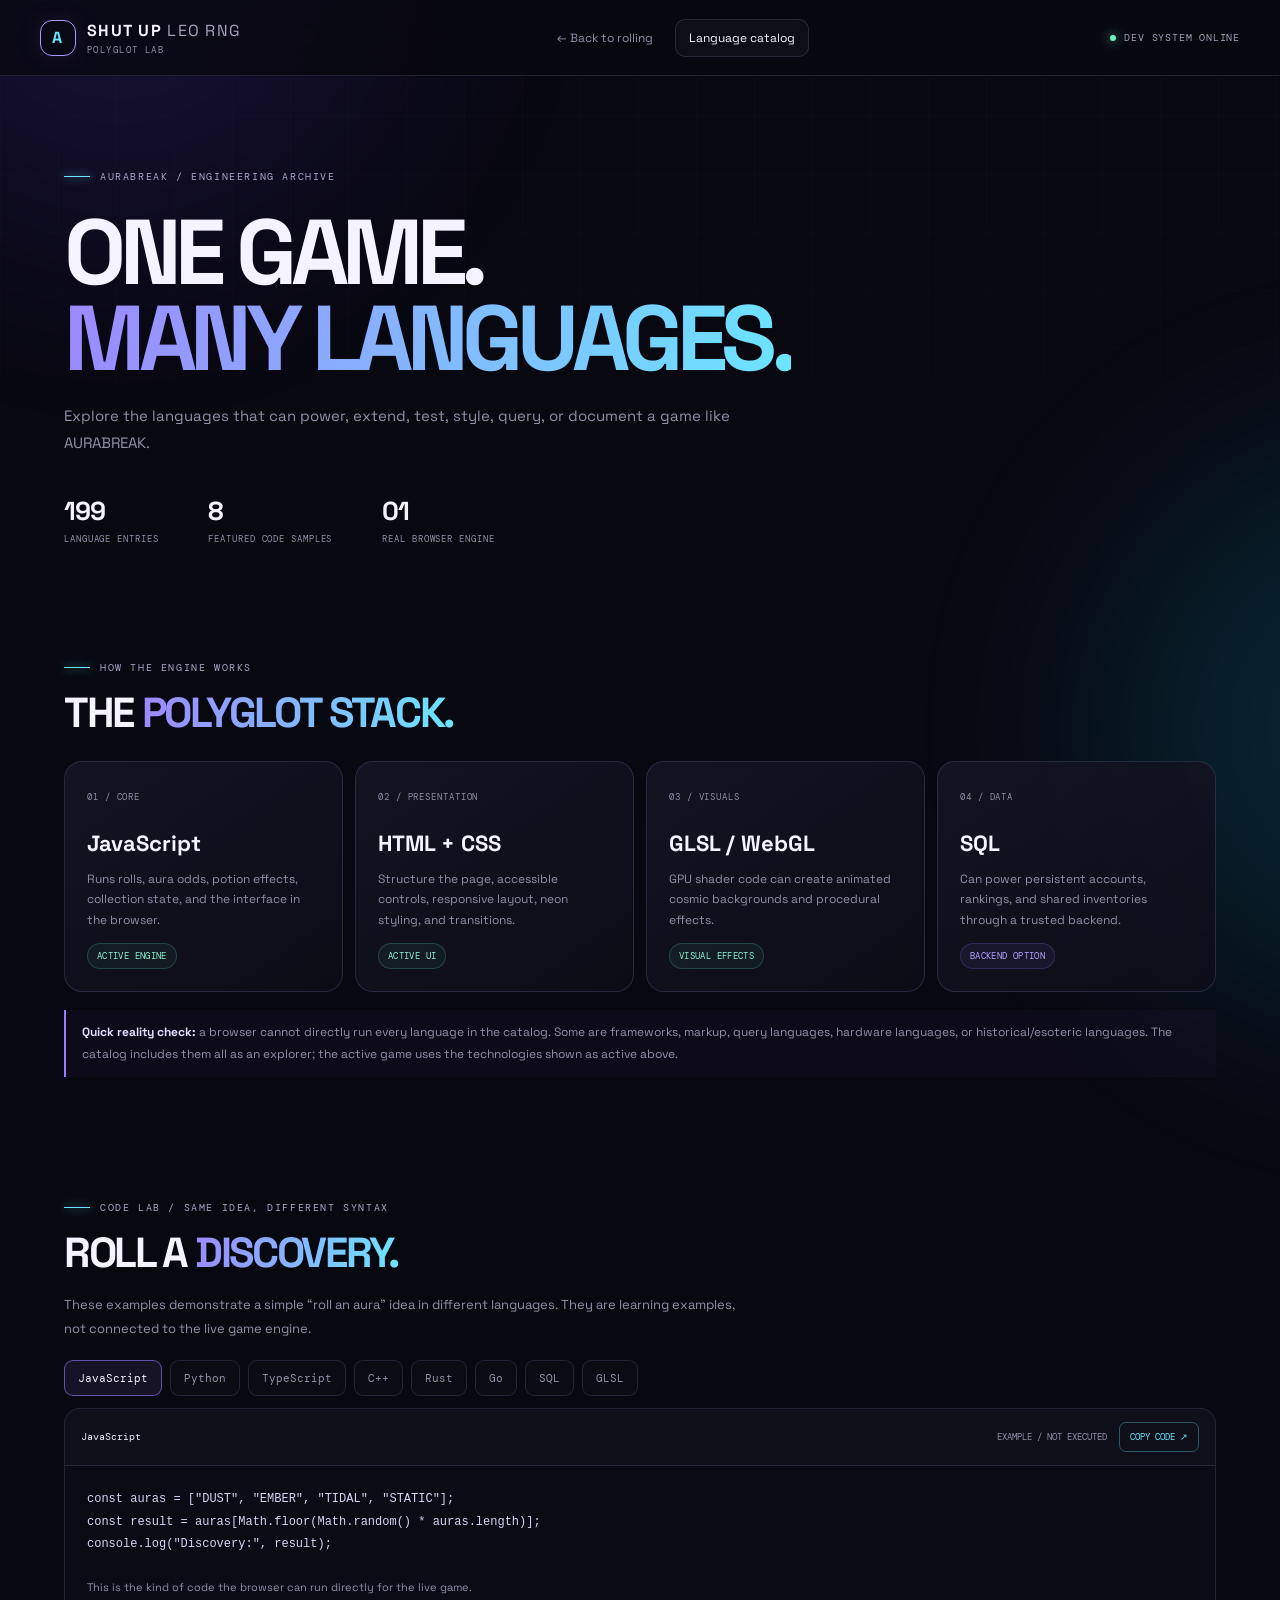
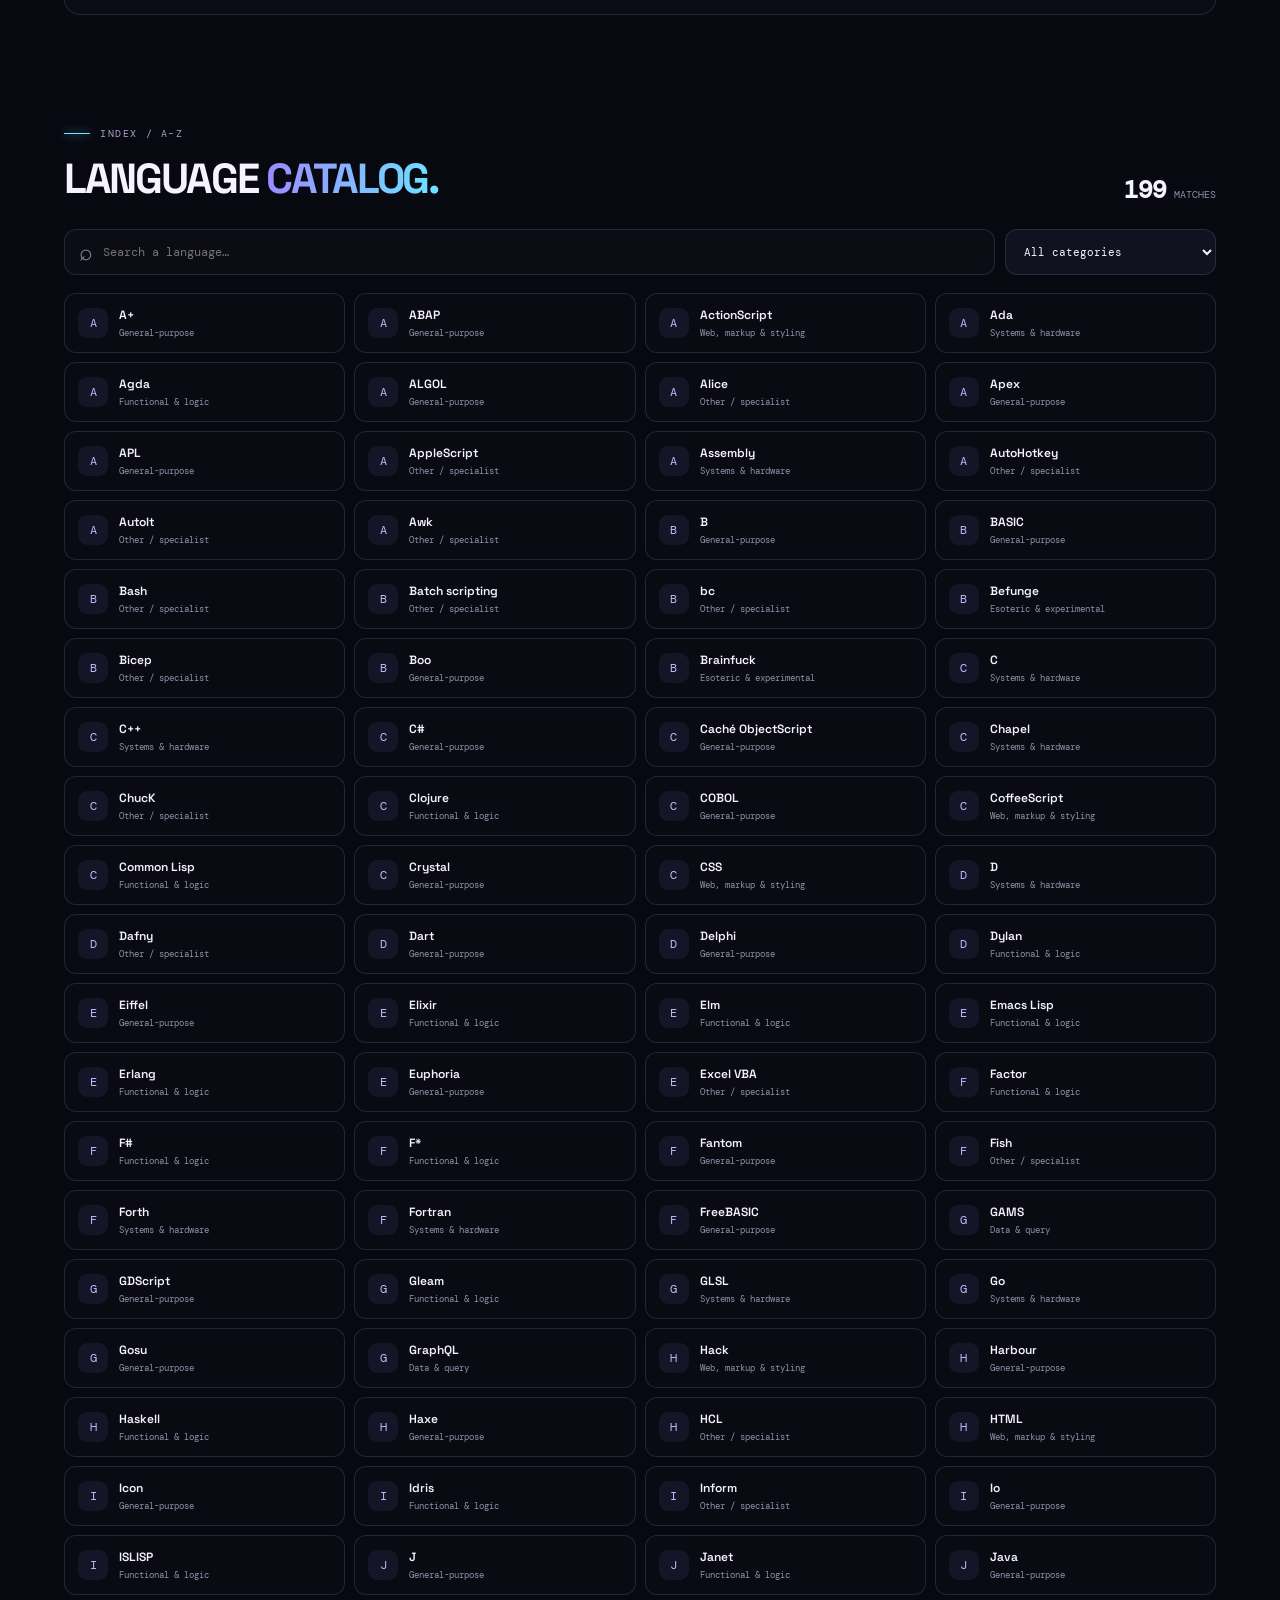
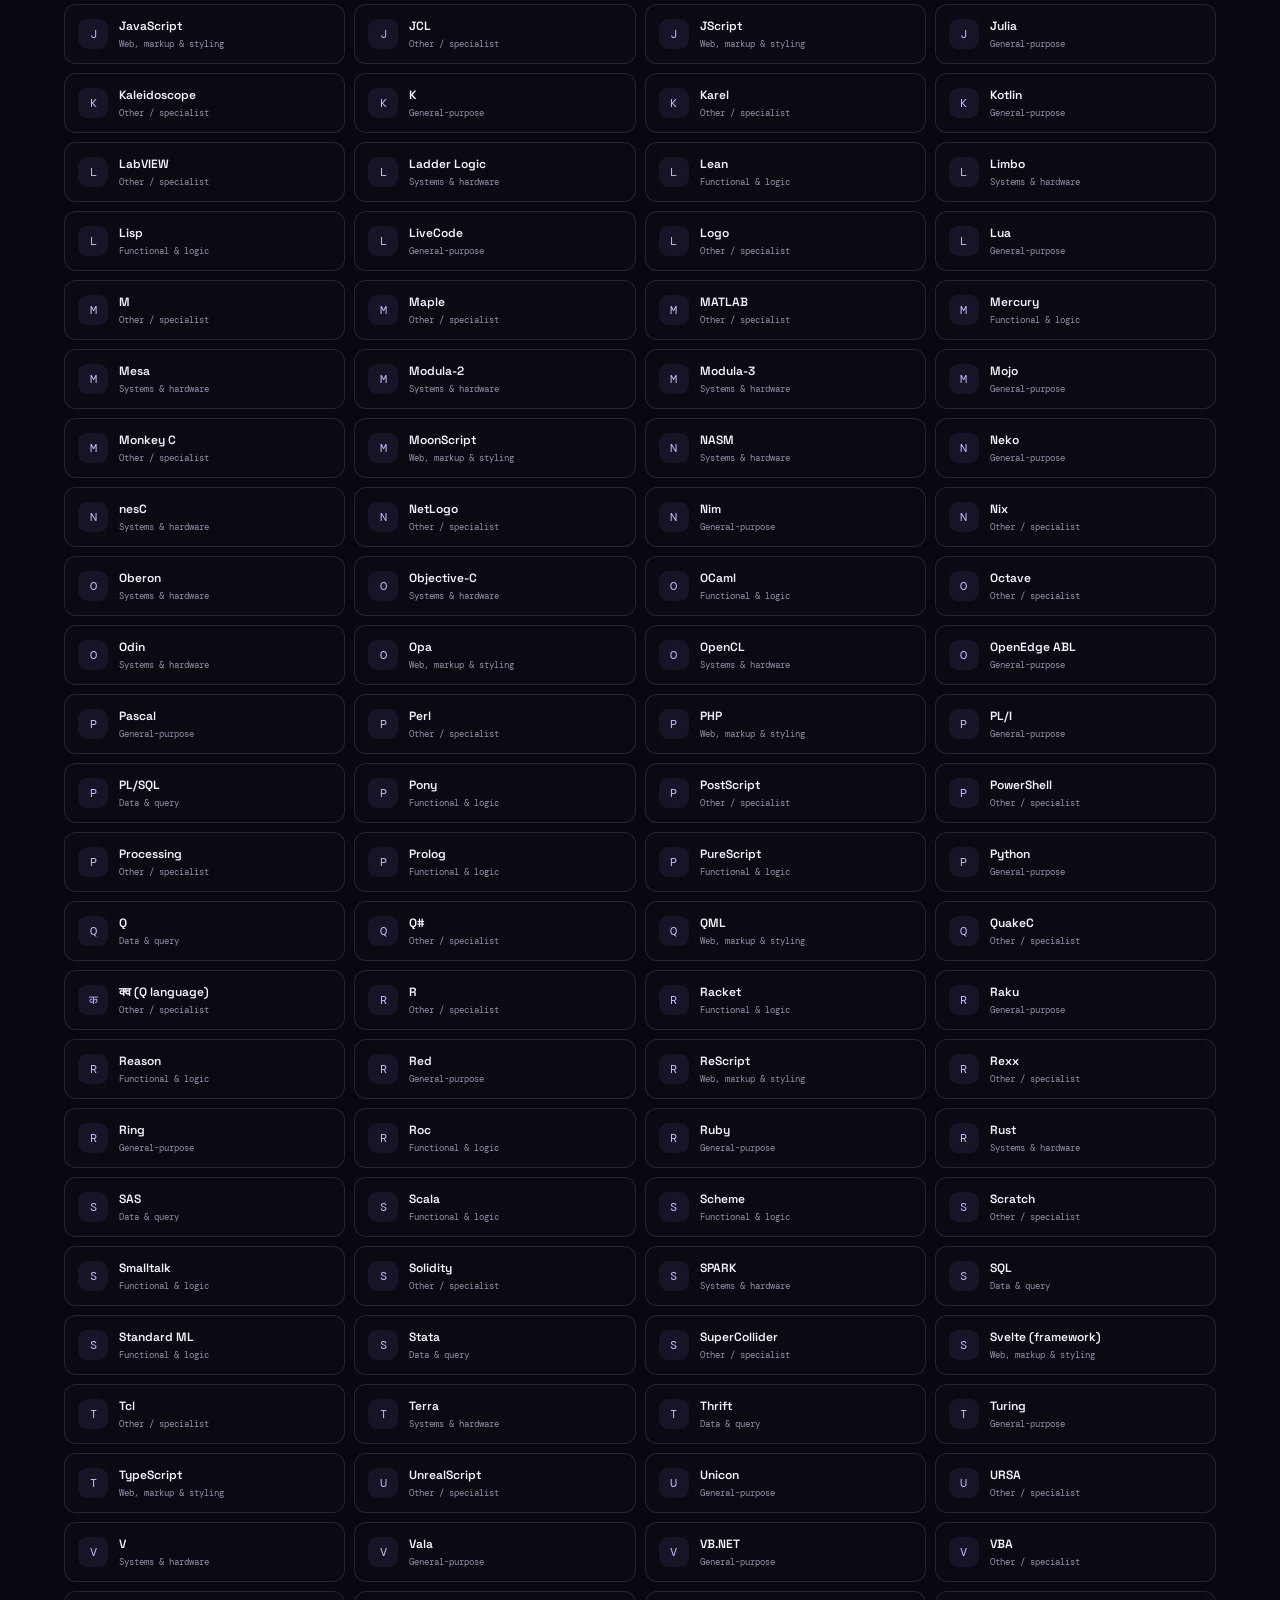
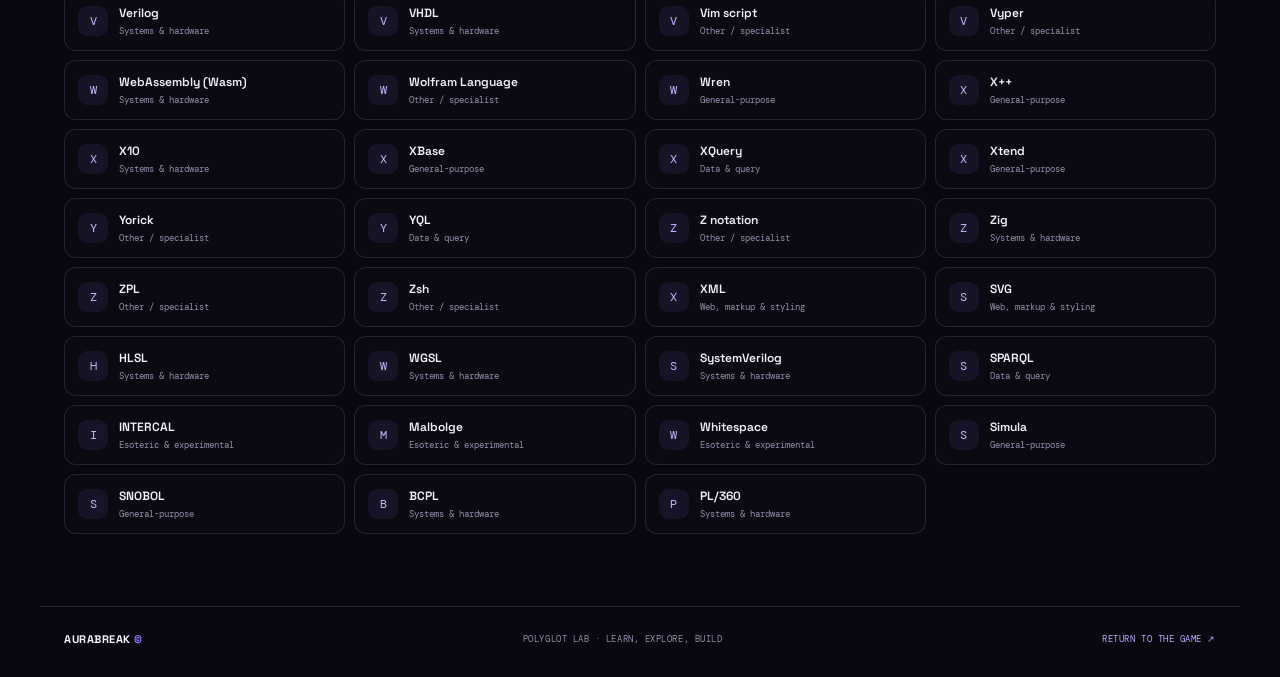
<file: language-lab.html>
<!doctype html>
<html lang="en">
<head>
  <meta charset="UTF-8">
  <meta name="viewport" content="width=device-width, initial-scale=1">
  <meta name="theme-color" content="#080811">
  <meta name="description" content="AURABREAK Polyglot Lab — explore programming languages, code examples, and the technology behind the anomaly.">
  <title>POLYGLOT LAB — AURABREAK</title>
  <link rel="preconnect" href="https://fonts.googleapis.com">
  <link rel="preconnect" href="https://fonts.gstatic.com" crossorigin>
  <link href="https://fonts.googleapis.com/css2?family=DM+Mono:wght@400;500&family=Space+Grotesk:wght@400;500;600;700&display=swap" rel="stylesheet">
  <link rel="stylesheet" href="language-lab.css?v=1">
  <script src="language-lab.js?v=1" defer></script>
</head>
<body>
  <div class="ambient ambient-one"></div><div class="ambient ambient-two"></div>
  <header class="topbar">
    <a class="brand" href="index.html" aria-label="Back to AURABREAK"><span class="brand-mark">A</span><span>SHUT UP <span class="brand-light">LEO RNG</span><small>POLYGLOT LAB</small></span></a>
    <nav class="nav"><a class="nav-link" href="index.html">← Back to rolling</a><a class="nav-link active" href="#catalog">Language catalog</a></nav>
    <div class="top-status"><span class="status-dot"></span> DEV SYSTEM ONLINE</div>
  </header>
  <main>
    <section class="hero">
      <div class="eyebrow"><span class="eyebrow-line"></span> AURABREAK / ENGINEERING ARCHIVE</div>
      <h1>ONE GAME.<br><span>MANY LANGUAGES.</span></h1>
      <p class="hero-copy">Explore the languages that can power, extend, test, style, query, or document a game like AURABREAK.</p>
      <div class="hero-stats"><div><strong id="languageTotal">—</strong><span>LANGUAGE ENTRIES</span></div><div><strong>8</strong><span>FEATURED CODE SAMPLES</span></div><div><strong>01</strong><span>REAL BROWSER ENGINE</span></div></div>
    </section>
    <section class="architecture">
      <div class="section-heading"><div><div class="eyebrow"><span class="eyebrow-line"></span> HOW THE ENGINE WORKS</div><h2>THE <span>POLYGLOT STACK.</span></h2></div></div>
      <div class="stack-grid">
        <article class="stack-card"><span class="stack-index">01 / CORE</span><h3>JavaScript</h3><p>Runs rolls, aura odds, potion effects, collection state, and the interface in the browser.</p><span class="stack-tag live">ACTIVE ENGINE</span></article>
        <article class="stack-card"><span class="stack-index">02 / PRESENTATION</span><h3>HTML + CSS</h3><p>Structure the page, accessible controls, responsive layout, neon styling, and transitions.</p><span class="stack-tag live">ACTIVE UI</span></article>
        <article class="stack-card"><span class="stack-index">03 / VISUALS</span><h3>GLSL / WebGL</h3><p>GPU shader code can create animated cosmic backgrounds and procedural effects.</p><span class="stack-tag live">VISUAL EFFECTS</span></article>
        <article class="stack-card"><span class="stack-index">04 / DATA</span><h3>SQL</h3><p>Can power persistent accounts, rankings, and shared inventories through a trusted backend.</p><span class="stack-tag planned">BACKEND OPTION</span></article>
      </div>
      <p class="reality-note"><strong>Quick reality check:</strong> a browser cannot directly run every language in the catalog. Some are frameworks, markup, query languages, hardware languages, or historical/esoteric languages. The catalog includes them all as an explorer; the active game uses the technologies shown as active above.</p>
    </section>
    <section class="examples" id="examples">
      <div class="section-heading"><div><div class="eyebrow"><span class="eyebrow-line"></span> CODE LAB / SAME IDEA, DIFFERENT SYNTAX</div><h2>ROLL A <span>DISCOVERY.</span></h2></div></div>
      <p class="section-copy">These examples demonstrate a simple “roll an aura” idea in different languages. They are learning examples, not connected to the live game engine.</p>
      <div class="example-tabs" id="exampleTabs" role="tablist" aria-label="Choose code example"></div>
      <div class="code-card"><div class="code-header"><span id="codeLanguage">JavaScript</span><span class="code-status">EXAMPLE / NOT EXECUTED</span><button id="copyCode" type="button">COPY CODE ↗</button></div><pre><code id="codeSample"></code></pre><p id="codeNote" class="code-note"></p></div>
    </section>
    <section class="catalog" id="catalog">
      <div class="section-heading"><div><div class="eyebrow"><span class="eyebrow-line"></span> INDEX / A–Z</div><h2>LANGUAGE <span>CATALOG.</span></h2></div><div class="collection-count"><strong id="visibleCount">—</strong><span> MATCHES</span></div></div>
      <div class="catalog-controls"><label class="search-box"><span>⌕</span><input id="languageSearch" type="search" placeholder="Search a language…" autocomplete="off" aria-label="Search languages"></label><select id="categoryFilter" aria-label="Filter by category"><option value="all">All categories</option><option value="general">General-purpose</option><option value="web">Web, markup & styling</option><option value="data">Data & query</option><option value="systems">Systems & hardware</option><option value="functional">Functional & logic</option><option value="esoteric">Esoteric & experimental</option><option value="other">Other / specialist</option></select></div>
      <div id="languageCatalog" class="language-grid" aria-live="polite"></div>
      <p id="emptyState" class="empty-state" hidden>No languages match that search. Try another name or category.</p>
    </section>
    <footer><span class="footer-brand">AURABREAK <span>©</span></span><span>POLYGLOT LAB · LEARN, EXPLORE, BUILD</span><a href="index.html">RETURN TO THE GAME ↗</a></footer>
  </main>
  <div id="toast" class="toast" role="status" aria-live="polite"></div>
</body>
</html>
</file>
<file: language-lab.css>
:root{color-scheme:dark;--bg:#080811;--panel:rgba(17,17,31,.82);--line:rgba(190,185,255,.15);--text:#f5f3ff;--muted:#9290a9;--purple:#9a7cff;--cyan:#68e7ff;--font:'Space Grotesk',sans-serif;--mono:'DM Mono',monospace}*{box-sizing:border-box}html{scroll-behavior:smooth;scroll-padding-top:90px}body{margin:0;min-height:100vh;background:var(--bg);color:var(--text);font-family:var(--font);overflow-x:hidden}body:before{content:"";position:fixed;inset:0;pointer-events:none;z-index:-1;background-image:linear-gradient(rgba(255,255,255,.018) 1px,transparent 1px),linear-gradient(90deg,rgba(255,255,255,.018) 1px,transparent 1px);background-size:58px 58px;mask-image:linear-gradient(to bottom,black,transparent 85%)}.ambient{position:fixed;width:35rem;height:35rem;border-radius:50%;filter:blur(110px);opacity:.13;pointer-events:none;z-index:-1}.ambient-one{background:#7149ff;top:-20rem;left:-10rem}.ambient-two{background:#00d9ff;right:-24rem;top:28rem}.topbar{height:76px;padding:0 max(24px,calc((100vw - 1200px)/2));display:flex;align-items:center;justify-content:space-between;border-bottom:1px solid var(--line);background:rgba(8,8,17,.82);backdrop-filter:blur(16px);position:sticky;top:0;z-index:10}.brand{display:flex;align-items:center;gap:11px;color:var(--text);text-decoration:none;font-weight:700;letter-spacing:.08em}.brand-mark{width:36px;height:36px;display:grid;place-items:center;border:1px solid #a99aff;border-radius:12px;color:var(--cyan);box-shadow:0 0 25px #9a7cff22}.brand-light{font-weight:400;color:#a7a1bf}.brand small{display:block;font:9px var(--mono);letter-spacing:.16em;color:var(--muted);margin-top:3px}.nav{display:flex;align-items:center;gap:8px}.nav-link{font-size:12px;color:var(--muted);text-decoration:none;padding:10px 13px;border:1px solid transparent;border-radius:10px}.nav-link:hover,.nav-link.active{color:var(--text);border-color:var(--line);background:#ffffff08}.top-status{font:10px var(--mono);letter-spacing:.08em;color:#a4a0bb;display:flex;align-items:center;gap:8px}.status-dot{width:6px;height:6px;border-radius:50%;background:#70f3bf;box-shadow:0 0 12px #70f3bf}.hero,main>section{max-width:1200px;margin:auto;padding-left:24px;padding-right:24px}.hero{padding-top:94px;padding-bottom:76px}.eyebrow{display:flex;align-items:center;gap:10px;font:10px var(--mono);letter-spacing:.16em;color:#aaa4c9}.eyebrow-line{width:26px;height:1px;background:var(--cyan);box-shadow:0 0 10px var(--cyan)}h1{font-size:clamp(48px,8vw,92px);line-height:.94;letter-spacing:-.07em;margin:26px 0 20px;font-weight:700}h1 span,.section-heading h2 span{color:transparent;background:linear-gradient(100deg,#9d88ff,#6be6ff);background-clip:text;-webkit-background-clip:text}.hero-copy,.section-copy{color:var(--muted);font-size:15px;line-height:1.8;max-width:680px}.hero-stats{display:flex;gap:50px;margin-top:38px;flex-wrap:wrap}.hero-stats div{display:grid;gap:5px}.hero-stats strong{font-size:26px;letter-spacing:-.04em}.hero-stats span{font:9px var(--mono);letter-spacing:.1em;color:var(--muted)}.architecture,.examples,.catalog{padding-top:40px;padding-bottom:72px}.section-heading{display:flex;align-items:end;justify-content:space-between;gap:20px;margin-bottom:22px}.section-heading h2{font-size:clamp(26px,4vw,42px);letter-spacing:-.055em;margin:12px 0 0}.stack-grid{display:grid;grid-template-columns:repeat(4,minmax(0,1fr));gap:12px}.stack-card{padding:22px;border:1px solid var(--line);border-radius:18px;background:linear-gradient(145deg,#161526d9,#0d0d18d9);min-height:220px}.stack-index{font:9px var(--mono);letter-spacing:.1em;color:var(--muted)}.stack-card h3{font-size:22px;margin:24px 0 10px}.stack-card p{font-size:12px;line-height:1.7;color:var(--muted);min-height:62px}.stack-tag{display:inline-flex;border-radius:100px;padding:6px 9px;font:9px var(--mono);letter-spacing:.04em}.stack-tag.live{color:#8df4d2;background:#5ef0b50e;border:1px solid #5ef0b533}.stack-tag.planned{color:#b5a4ff;background:#9a7cff12;border:1px solid #9a7cff33}.reality-note{font-size:12px;line-height:1.8;color:var(--muted);border-left:2px solid var(--purple);padding:12px 16px;background:#9a7cff09;margin-top:18px}.reality-note strong{color:#e2dcff}.section-copy{font-size:13px;margin-top:-8px;margin-bottom:20px}.example-tabs{display:flex;gap:8px;flex-wrap:wrap;margin:18px 0 12px}.example-tab{font:11px var(--mono);color:var(--muted);background:#ffffff04;border:1px solid var(--line);border-radius:9px;padding:10px 13px;cursor:pointer}.example-tab:hover,.example-tab.active{color:var(--text);border-color:#9a7cff99;background:#9a7cff18}.code-card{border:1px solid var(--line);border-radius:16px;overflow:hidden;background:#0b0b15}.code-header{display:flex;align-items:center;gap:12px;padding:13px 16px;border-bottom:1px solid var(--line);background:#ffffff04;font:10px var(--mono)}.code-status{color:var(--muted);margin-left:auto;font-size:9px}.code-header button{font:9px var(--mono);color:var(--cyan);background:transparent;border:1px solid #68e7ff55;border-radius:7px;padding:8px 10px;cursor:pointer}.code-card pre{margin:0;padding:22px;overflow:auto;line-height:1.75;font:12px/1.8 var(--mono);color:#d7d2f4;white-space:pre}.code-note{margin:0;padding:0 22px 18px;color:var(--muted);font-size:11px;line-height:1.7}.collection-count{display:flex;align-items:baseline;gap:8px;font:10px var(--mono);color:var(--muted)}.collection-count strong{font-size:24px;color:var(--text)}.catalog-controls{display:flex;gap:10px;margin:24px 0 18px}.search-box{flex:1;display:flex;align-items:center;gap:10px;padding:0 14px;border:1px solid var(--line);border-radius:12px;background:#ffffff05;color:var(--muted)}.search-box span{font-size:23px}.search-box input{width:100%;min-width:0;padding:14px 0;background:transparent;border:0;outline:0;color:var(--text);font:12px var(--mono)}select{max-width:230px;padding:0 14px;border:1px solid var(--line);border-radius:12px;background:#11111f;color:var(--text);font:11px var(--mono)}.language-grid{display:grid;grid-template-columns:repeat(4,minmax(0,1fr));gap:9px}.language-card{display:flex;align-items:center;gap:11px;min-width:0;padding:13px;border:1px solid var(--line);border-radius:12px;background:#ffffff03;transition:border-color .15s,transform .15s}.language-card:hover{border-color:#9a7cff66;transform:translateY(-2px)}.language-letter{flex:0 0 30px;width:30px;height:30px;display:grid;place-items:center;border-radius:9px;background:#9a7cff16;color:#c6baff;font:12px var(--mono)}.language-info{min-width:0}.language-name{font-size:12px;font-weight:600;overflow-wrap:anywhere}.language-category{font:9px var(--mono);color:var(--muted);margin-top:4px}.empty-state{padding:30px;text-align:center;color:var(--muted);border:1px dashed var(--line);border-radius:12px}.toast{position:fixed;left:50%;bottom:24px;transform:translate(-50%,20px);opacity:0;pointer-events:none;padding:12px 16px;border:1px solid #9a7cff66;border-radius:10px;background:#171426;color:var(--text);font:11px var(--mono);transition:.2s;z-index:20}.toast.show{opacity:1;transform:translate(-50%,0)}footer{max-width:1200px;margin:auto;padding:25px 24px 34px;border-top:1px solid var(--line);display:flex;align-items:center;justify-content:space-between;gap:15px;color:var(--muted);font:9px var(--mono);letter-spacing:.06em}footer a{color:#b8adff;text-decoration:none}.footer-brand{font:700 11px var(--font);color:var(--text)}.footer-brand span{color:var(--purple)}@media(max-width:900px){.stack-grid{grid-template-columns:repeat(2,minmax(0,1fr))}.language-grid{grid-template-columns:repeat(3,minmax(0,1fr))}.top-status{display:none}}@media(max-width:600px){.topbar{height:auto;min-height:68px;padding:12px 16px;gap:10px;flex-wrap:wrap}.brand-mark{width:31px;height:31px}.nav{gap:2px}.nav-link{padding:8px;font-size:10px}.hero{padding-top:65px;padding-bottom:50px}.hero-stats{gap:22px}.hero-stats strong{font-size:21px}.stack-grid{grid-template-columns:1fr}.stack-card{min-height:0}.stack-card p{min-height:0}.language-grid{grid-template-columns:repeat(2,minmax(0,1fr))}.catalog-controls{flex-direction:column}.search-box{min-height:46px}select{max-width:none;min-height:44px}.section-heading{align-items:start;flex-direction:column}.code-header{flex-wrap:wrap}.code-status{margin-left:0}footer{flex-wrap:wrap;line-height:1.7}}@media(prefers-reduced-motion:reduce){*,*:before,*:after{scroll-behavior:auto!important;transition:none!important;animation:none!important}}
</file>
